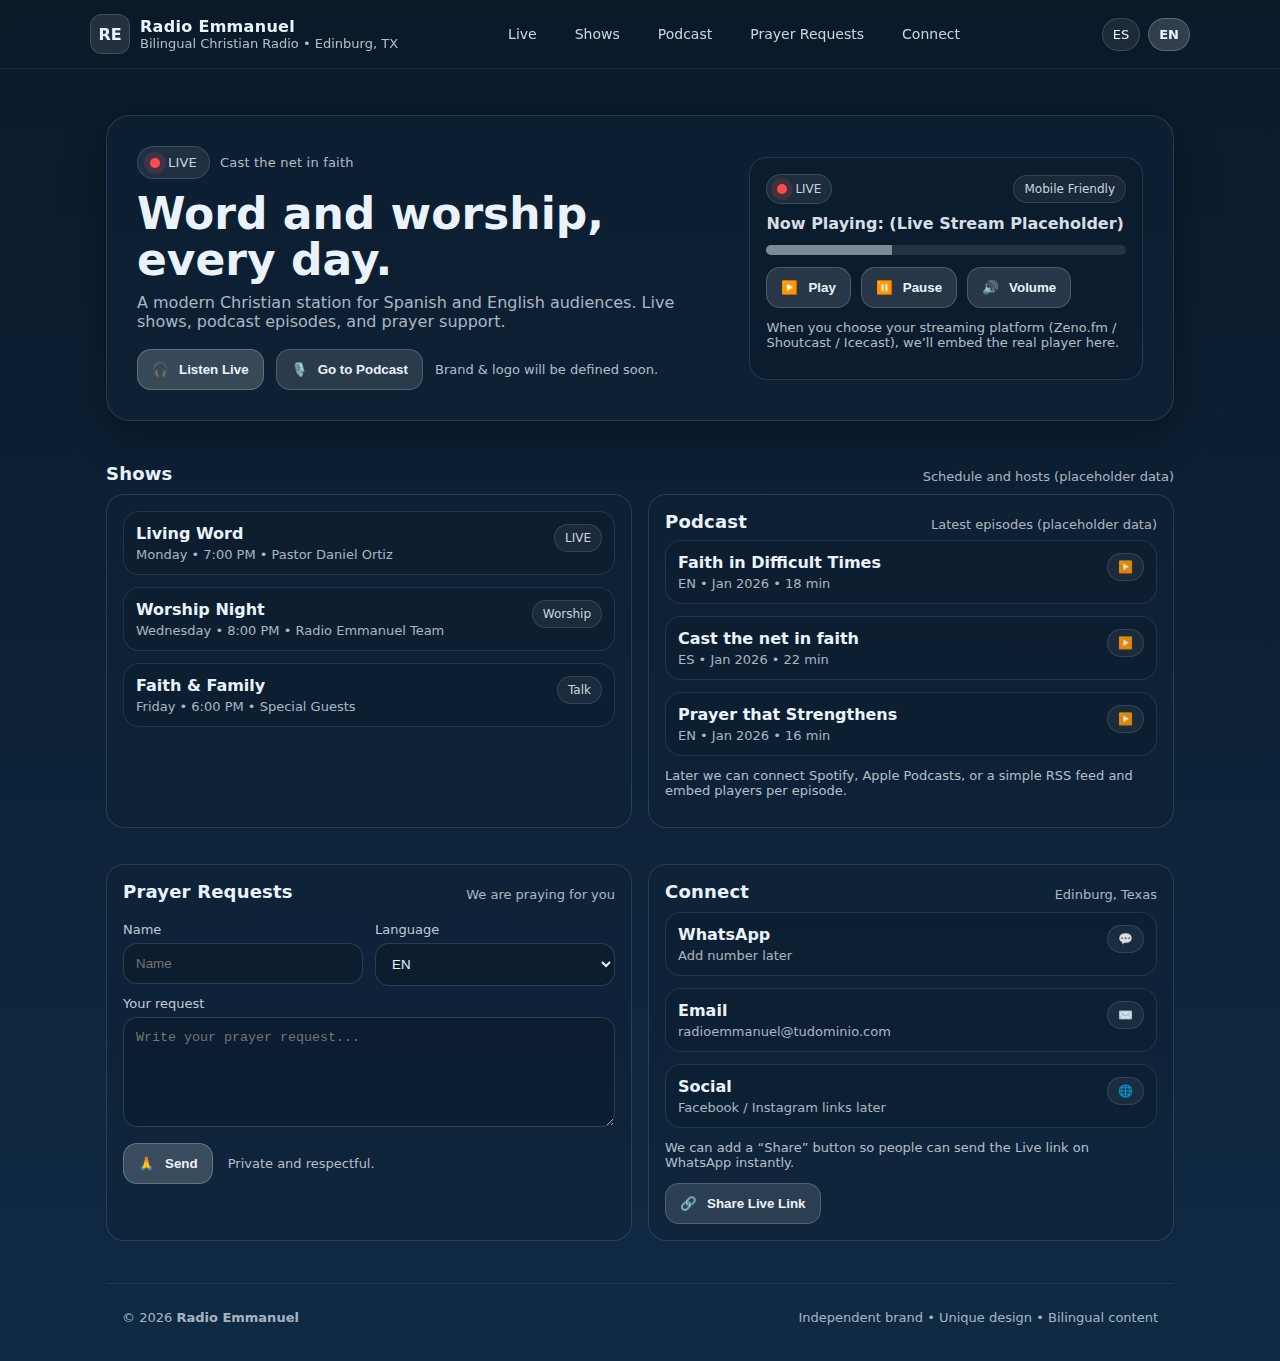
<file: index.html>
<!doctype html>
<html lang="en">
  <head>
    <meta charset="UTF-8" />
    <meta name="viewport" content="width=device-width, initial-scale=1.0" />
    <title>Radio Emmanuel</title>

    <!-- SEO básico -->
    <meta
      name="description"
      content="Radio Emmanuel — Christian bilingual radio. Live shows, podcast, and prayer requests. Edinburg, TX."
    />
    <meta name="theme-color" content="#0F2A44" />

    <!-- Open Graph (WhatsApp/Facebook preview) -->
    <meta property="og:title" content="Radio Emmanuel" />
    <meta
      property="og:description"
      content="Word and worship, every day. Listen live, explore shows and podcast."
    />
    <meta property="og:type" content="website" />
    <meta property="og:image" content="assets/og.jpg" />

    <!-- Twitter/X -->
    <meta name="twitter:card" content="summary_large_image" />

    <!-- Favicon -->
    <link rel="icon" href="assets/favicon.svg" type="image/svg+xml" />

    <style>
      :root {
        --navy: #0f2a44;
        --deep: #143a5a;
        --ink: #0b1a2a;
        --card: #0f2236;
        --stroke: rgba(255, 255, 255, 0.12);
        --text: #eaf2fb;
        --muted: rgba(234, 242, 251, 0.72);
        --bg: linear-gradient(180deg, var(--ink), var(--navy));
        --soft: #f2f4f7;
        --radius: 18px;
        --shadow: 0 14px 40px rgba(0, 0, 0, 0.35);
      }

      * {
        box-sizing: border-box;
      }
      body {
        margin: 0;
        font-family:
          system-ui,
          -apple-system,
          Segoe UI,
          Roboto,
          Inter,
          Arial,
          sans-serif;
        background: var(--bg);
        color: var(--text);
      }
      a {
        color: inherit;
        text-decoration: none;
      }
      .wrap {
        max-width: 1100px;
        margin: 0 auto;
        padding: 0 16px;
      }

      /* Header */
      header {
        position: sticky;
        top: 0;
        z-index: 50;
        background: rgba(11, 26, 42, 0.65);
        backdrop-filter: blur(10px);
        border-bottom: 1px solid rgba(255, 255, 255, 0.08);
      }
      .topbar {
        display: flex;
        align-items: center;
        justify-content: space-between;
        padding: 14px 0;
        gap: 14px;
      }
      .brand {
        display: flex;
        align-items: center;
        gap: 10px;
        min-width: 220px;
      }
      .logo {
        width: 40px;
        height: 40px;
        border-radius: 12px;
        background: rgba(255, 255, 255, 0.1);
        border: 1px solid rgba(255, 255, 255, 0.14);
        display: grid;
        place-items: center;
        font-weight: 800;
      }
      nav {
        display: flex;
        gap: 18px;
        align-items: center;
        flex-wrap: wrap;
        justify-content: center;
      }
      nav a {
        font-size: 14px;
        color: rgba(234, 242, 251, 0.86);
        padding: 8px 10px;
        border-radius: 12px;
      }
      nav a:hover {
        background: rgba(255, 255, 255, 0.08);
      }
      .lang {
        display: flex;
        gap: 8px;
        align-items: center;
        min-width: 120px;
        justify-content: flex-end;
      }
      .pill {
        border: 1px solid rgba(255, 255, 255, 0.14);
        background: rgba(255, 255, 255, 0.08);
        padding: 8px 10px;
        border-radius: 999px;
        font-size: 13px;
        cursor: pointer;
        user-select: none;
      }
      .pill.active {
        background: rgba(255, 255, 255, 0.16);
        border-color: rgba(255, 255, 255, 0.22);
        font-weight: 700;
      }

      /* Hero */
      .hero {
        padding: 46px 0 24px;
      }
      .heroCard {
        border: 1px solid rgba(255, 255, 255, 0.12);
        background: rgba(15, 34, 54, 0.55);
        border-radius: calc(var(--radius) + 6px);
        box-shadow: var(--shadow);
        overflow: hidden;
        position: relative;
      }
      .heroInner {
        padding: 30px;
        display: grid;
        grid-template-columns: 1.2fr 0.8fr;
        gap: 22px;
        align-items: center;
      }
      .kicker {
        display: flex;
        gap: 10px;
        align-items: center;
        color: rgba(234, 242, 251, 0.86);
        font-size: 13px;
        letter-spacing: 0.2px;
      }
      .liveDot {
        display: inline-flex;
        gap: 8px;
        align-items: center;
        border: 1px solid rgba(255, 255, 255, 0.14);
        background: rgba(255, 255, 255, 0.08);
        padding: 8px 12px;
        border-radius: 999px;
      }
      .dot {
        width: 10px;
        height: 10px;
        border-radius: 99px;
        background: #ff4d4d;
        box-shadow: 0 0 0 6px rgba(255, 77, 77, 0.15);
      }
      h1 {
        margin: 12px 0 10px;
        font-size: clamp(28px, 4vw, 44px);
        line-height: 1.05;
      }
      .sub {
        margin: 0 0 18px;
        color: var(--muted);
        font-size: 16px;
        max-width: 56ch;
      }
      .ctaRow {
        display: flex;
        gap: 12px;
        flex-wrap: wrap;
        align-items: center;
      }
      .btn {
        border: 1px solid rgba(255, 255, 255, 0.18);
        background: rgba(255, 255, 255, 0.12);
        color: var(--text);
        padding: 12px 14px;
        border-radius: 14px;
        font-weight: 700;
        cursor: pointer;
        display: inline-flex;
        gap: 10px;
        align-items: center;
      }
      .btn:hover {
        background: rgba(255, 255, 255, 0.16);
      }
      .btn.primary {
        background: rgba(255, 255, 255, 0.18);
        border-color: rgba(255, 255, 255, 0.22);
      }
      .mini {
        font-size: 13px;
        color: rgba(234, 242, 251, 0.75);
      }

      /* Right panel (player placeholder) */
      .playerBox {
        border: 1px solid rgba(255, 255, 255, 0.12);
        background: rgba(11, 26, 42, 0.55);
        border-radius: var(--radius);
        padding: 16px;
      }
      .playerTop {
        display: flex;
        justify-content: space-between;
        align-items: center;
        gap: 10px;
        margin-bottom: 10px;
      }
      .badge {
        font-size: 12px;
        color: rgba(234, 242, 251, 0.86);
        padding: 7px 10px;
        border-radius: 999px;
        border: 1px solid rgba(255, 255, 255, 0.14);
        background: rgba(255, 255, 255, 0.08);
        display: inline-flex;
        gap: 8px;
        align-items: center;
      }
      .now {
        color: rgba(234, 242, 251, 0.92);
        font-weight: 700;
        margin: 6px 0 12px;
      }
      .progress {
        height: 10px;
        border-radius: 999px;
        background: rgba(255, 255, 255, 0.1);
        overflow: hidden;
      }
      .bar {
        height: 100%;
        width: 35%;
        background: rgba(234, 242, 251, 0.45);
      }
      .playerBtns {
        display: flex;
        gap: 10px;
        margin-top: 12px;
        flex-wrap: wrap;
      }

      /* Sections */
      section {
        padding: 18px 0;
      }
      .grid2 {
        display: grid;
        grid-template-columns: 1fr 1fr;
        gap: 16px;
      }
      .card {
        border: 1px solid rgba(255, 255, 255, 0.12);
        background: rgba(15, 34, 54, 0.45);
        border-radius: var(--radius);
        padding: 16px;
      }
      .sectionTitle {
        display: flex;
        justify-content: space-between;
        align-items: flex-end;
        gap: 12px;
        margin: 0 0 10px;
      }
      .sectionTitle h2 {
        margin: 0;
        font-size: 18px;
        letter-spacing: 0.2px;
      }
      .hint {
        margin: 0;
        color: var(--muted);
        font-size: 13px;
      }

      /* Lists */
      .list {
        display: grid;
        gap: 12px;
      }
      .item {
        border: 1px solid rgba(255, 255, 255, 0.1);
        background: rgba(11, 26, 42, 0.38);
        border-radius: 16px;
        padding: 12px 12px;
        display: flex;
        justify-content: space-between;
        gap: 12px;
        align-items: flex-start;
      }
      .item strong {
        display: block;
      }
      .meta {
        color: var(--muted);
        font-size: 13px;
        margin-top: 4px;
      }
      .tag {
        font-size: 12px;
        color: rgba(234, 242, 251, 0.86);
        padding: 6px 10px;
        border-radius: 999px;
        border: 1px solid rgba(255, 255, 255, 0.12);
        background: rgba(255, 255, 255, 0.06);
        white-space: nowrap;
      }

      /* Forms */
      label {
        display: block;
        font-size: 13px;
        color: rgba(234, 242, 251, 0.82);
        margin: 10px 0 6px;
      }
      input,
      textarea,
      select {
        width: 100%;
        padding: 12px 12px;
        border-radius: 14px;
        border: 1px solid rgba(255, 255, 255, 0.14);
        background: rgba(11, 26, 42, 0.55);
        color: var(--text);
        outline: none;
      }
      textarea {
        min-height: 110px;
        resize: vertical;
      }
      .row {
        display: grid;
        grid-template-columns: 1fr 1fr;
        gap: 12px;
      }

      /* Footer */
      footer {
        padding: 26px 0 36px;
        color: rgba(234, 242, 251, 0.7);
        border-top: 1px solid rgba(255, 255, 255, 0.08);
        margin-top: 24px;
      }
      .foot {
        display: flex;
        justify-content: space-between;
        gap: 14px;
        flex-wrap: wrap;
        font-size: 13px;
      }

      /* Responsive */
      @media (max-width: 900px) {
        .heroInner {
          grid-template-columns: 1fr;
        }
        nav {
          display: none;
        }
        .grid2 {
          grid-template-columns: 1fr;
        }
        .brand {
          min-width: auto;
        }
        .lang {
          min-width: auto;
        }
      }
    </style>
  </head>

  <body>
    <header>
      <div class="wrap topbar">
        <div class="brand">
          <div class="logo" aria-label="Logo placeholder">RE</div>
          <div>
            <div style="font-weight: 900; letter-spacing: 0.3px">
              Radio Emmanuel
            </div>
            <div class="mini" data-i18n="header.subtitle">
              Bilingual Christian Radio • Edinburg, TX
            </div>
          </div>
        </div>

        <nav>
          <a href="#live" data-i18n="nav.live">Live</a>
          <a href="#shows" data-i18n="nav.shows">Shows</a>
          <a href="#podcast" data-i18n="nav.podcast">Podcast</a>
          <a href="#prayer" data-i18n="nav.prayer">Prayer Requests</a>
          <a href="#connect" data-i18n="nav.connect">Connect</a>
        </nav>

        <div class="lang" aria-label="Language switch">
          <div class="pill" id="btnES">ES</div>
          <div class="pill active" id="btnEN">EN</div>
        </div>
      </div>
    </header>

    <main class="wrap">
      <!-- HERO -->
      <div class="hero">
        <div class="heroCard">
          <div class="heroInner">
            <div>
              <div class="kicker">
                <span class="liveDot"
                  ><span class="dot"></span
                  ><span data-i18n="hero.liveBadge">LIVE</span></span
                >
                <span class="mini" data-i18n="hero.kicker"
                  >Cast the net in faith</span
                >
              </div>

              <h1 data-i18n="hero.title">Word and worship, every day.</h1>
              <p class="sub" data-i18n="hero.subtitle">
                A modern Christian station for Spanish and English audiences.
                Live shows, podcast episodes, and prayer support.
              </p>

              <div class="ctaRow">
                <button
                  class="btn primary"
                  onclick="
                    document
                      .getElementById('live')
                      .scrollIntoView({ behavior: 'smooth' })
                  "
                >
                  🎧 <span data-i18n="hero.ctaLive">Listen Live</span>
                </button>
                <button
                  class="btn"
                  onclick="
                    document
                      .getElementById('podcast')
                      .scrollIntoView({ behavior: 'smooth' })
                  "
                >
                  🎙️ <span data-i18n="hero.ctaPodcast">Go to Podcast</span>
                </button>
                <span class="mini" data-i18n="hero.note"
                  >Brand & logo will be defined soon.</span
                >
              </div>
            </div>

            <div class="playerBox" id="live">
              <div class="playerTop">
                <span class="badge"
                  ><span class="dot"></span
                  ><span data-i18n="player.status">LIVE</span></span
                >
                <span class="tag" data-i18n="player.quality"
                  >Mobile Friendly</span
                >
              </div>
              <div class="now" data-i18n="player.now">
                Now Playing: (Live Stream Placeholder)
              </div>

              <!-- Replace this placeholder with your real streaming player embed later -->
              <div class="progress" aria-label="player progress">
                <div class="bar"></div>
              </div>

              <div class="playerBtns">
                <button class="btn" type="button">
                  ▶️ <span data-i18n="player.play">Play</span>
                </button>
                <button class="btn" type="button">
                  ⏸️ <span data-i18n="player.pause">Pause</span>
                </button>
                <button class="btn" type="button">
                  🔊 <span data-i18n="player.volume">Volume</span>
                </button>
              </div>

              <p
                class="mini"
                style="margin-top: 12px"
                data-i18n="player.helper"
              >
                When you choose your streaming platform (Zeno.fm / Shoutcast /
                Icecast), we’ll embed the real player here.
              </p>
            </div>
          </div>
        </div>
      </div>

      <!-- SHOWS + PODCAST -->
      <section id="shows">
        <div class="sectionTitle">
          <h2 data-i18n="shows.title">Shows</h2>
          <p class="hint" data-i18n="shows.hint">
            Schedule and hosts (placeholder data)
          </p>
        </div>

        <div class="grid2">
          <div class="card">
            <div class="list">
              <div class="item">
                <div>
                  <strong data-i18n="shows.s1.name">Living Word</strong>
                  <div class="meta" data-i18n="shows.s1.meta">
                    Monday • 7:00 PM • Pastor Daniel Ortiz
                  </div>
                </div>
                <span class="tag" data-i18n="shows.tagLive">LIVE</span>
              </div>
              <div class="item">
                <div>
                  <strong data-i18n="shows.s2.name">Worship Night</strong>
                  <div class="meta" data-i18n="shows.s2.meta">
                    Wednesday • 8:00 PM • Radio Emmanuel Team
                  </div>
                </div>
                <span class="tag" data-i18n="shows.tagMusic">Worship</span>
              </div>
              <div class="item">
                <div>
                  <strong data-i18n="shows.s3.name">Faith & Family</strong>
                  <div class="meta" data-i18n="shows.s3.meta">
                    Friday • 6:00 PM • Special Guests
                  </div>
                </div>
                <span class="tag" data-i18n="shows.tagTalk">Talk</span>
              </div>
            </div>
          </div>

          <div class="card" id="podcast">
            <div class="sectionTitle" style="margin-bottom: 8px">
              <h2 data-i18n="podcast.title">Podcast</h2>
              <p class="hint" data-i18n="podcast.hint">
                Latest episodes (placeholder data)
              </p>
            </div>

            <div class="list">
              <div class="item">
                <div>
                  <strong data-i18n="podcast.e1.name"
                    >Faith in Difficult Times</strong
                  >
                  <div class="meta" data-i18n="podcast.e1.meta">
                    EN • Jan 2026 • 18 min
                  </div>
                </div>
                <span class="tag">▶️</span>
              </div>
              <div class="item">
                <div>
                  <strong data-i18n="podcast.e2.name"
                    >Tira la red con fe</strong
                  >
                  <div class="meta" data-i18n="podcast.e2.meta">
                    ES • Jan 2026 • 22 min
                  </div>
                </div>
                <span class="tag">▶️</span>
              </div>
              <div class="item">
                <div>
                  <strong data-i18n="podcast.e3.name"
                    >Prayer that Strengthens</strong
                  >
                  <div class="meta" data-i18n="podcast.e3.meta">
                    EN • Jan 2026 • 16 min
                  </div>
                </div>
                <span class="tag">▶️</span>
              </div>
            </div>

            <p class="mini" style="margin-top: 12px" data-i18n="podcast.helper">
              Later we can connect Spotify, Apple Podcasts, or a simple RSS feed
              and embed players per episode.
            </p>
          </div>
        </div>
      </section>

      <!-- PRAYER + CONNECT -->
      <section class="grid2" id="prayer">
        <div class="card">
          <div class="sectionTitle">
            <h2 data-i18n="prayer.title">Prayer Requests</h2>
            <p class="hint" data-i18n="prayer.hint">We are praying for you</p>
          </div>

          <form
            onsubmit="
              event.preventDefault();
              alert(
                i18nState.lang === 'es'
                  ? '¡Recibido! Estamos orando por ti.'
                  : 'Received! We are praying for you.',
              );
            "
          >
            <div class="row">
              <div>
                <label data-i18n="prayer.nameLabel">Name</label>
                <input type="text" placeholder="Name" required />
              </div>
              <div>
                <label data-i18n="prayer.langLabel">Language</label>
                <select>
                  <option value="es">ES</option>
                  <option value="en" selected>EN</option>
                </select>
              </div>
            </div>

            <label data-i18n="prayer.msgLabel">Your request</label>
            <textarea
              placeholder="Write your prayer request..."
              required
            ></textarea>

            <div style="margin-top: 12px">
              <button class="btn primary" type="submit">
                🙏 <span data-i18n="prayer.send">Send</span>
              </button>
              <span
                class="mini"
                style="margin-left: 10px"
                data-i18n="prayer.note"
                >Private and respectful.</span
              >
            </div>
          </form>
        </div>

        <div class="card" id="connect">
          <div class="sectionTitle">
            <h2 data-i18n="connect.title">Connect</h2>
            <p class="hint" data-i18n="connect.hint">Edinburg, Texas</p>
          </div>

          <div class="list">
            <div class="item">
              <div>
                <strong data-i18n="connect.whats">WhatsApp</strong>
                <div class="meta" data-i18n="connect.whatsMeta">
                  Add number later
                </div>
              </div>
              <span class="tag">💬</span>
            </div>
            <div class="item">
              <div>
                <strong data-i18n="connect.email">Email</strong>
                <div class="meta">radioemmanuel@tudominio.com</div>
              </div>
              <span class="tag">✉️</span>
            </div>
            <div class="item">
              <div>
                <strong data-i18n="connect.social">Social</strong>
                <div class="meta" data-i18n="connect.socialMeta">
                  Facebook / Instagram links later
                </div>
              </div>
              <span class="tag">🌐</span>
            </div>
          </div>

          <p class="mini" style="margin-top: 12px" data-i18n="connect.helper">
            We can add a “Share” button so people can send the Live link on
            WhatsApp instantly.
          </p>

          <!-- BOTON COMPARTIR (PARCHES PRO) -->
          <div style="margin-top: 12px">
            <button class="btn" type="button" onclick="shareLive()">
              🔗 <span data-i18n="connect.share">Share Live Link</span>
            </button>
          </div>
        </div>
      </section>

      <footer>
        <div class="wrap foot">
          <div>© <span id="year"></span> <strong>Radio Emmanuel</strong></div>
          <div data-i18n="footer.note">
            Independent brand • Unique design • Bilingual content
          </div>
        </div>
      </footer>
    </main>

    <script>
      const i18n = {
        en: {
          'header.subtitle': 'Bilingual Christian Radio • Edinburg, TX',
          'nav.live': 'Live',
          'nav.shows': 'Shows',
          'nav.podcast': 'Podcast',
          'nav.prayer': 'Prayer Requests',
          'nav.connect': 'Connect',

          'hero.liveBadge': 'LIVE',
          'hero.kicker': 'Cast the net in faith',
          'hero.title': 'Word and worship, every day.',
          'hero.subtitle':
            'A modern Christian station for Spanish and English audiences. Live shows, podcast episodes, and prayer support.',
          'hero.ctaLive': 'Listen Live',
          'hero.ctaPodcast': 'Go to Podcast',
          'hero.note': 'Brand & logo will be defined soon.',

          'player.status': 'LIVE',
          'player.quality': 'Mobile Friendly',
          'player.now': 'Now Playing: (Live Stream Placeholder)',
          'player.play': 'Play',
          'player.pause': 'Pause',
          'player.volume': 'Volume',
          'player.helper':
            'When you choose your streaming platform (Zeno.fm / Shoutcast / Icecast), we’ll embed the real player here.',

          'shows.title': 'Shows',
          'shows.hint': 'Schedule and hosts (placeholder data)',
          'shows.s1.name': 'Living Word',
          'shows.s1.meta': 'Monday • 7:00 PM • Pastor Daniel Ortiz',
          'shows.s2.name': 'Worship Night',
          'shows.s2.meta': 'Wednesday • 8:00 PM • Radio Emmanuel Team',
          'shows.s3.name': 'Faith & Family',
          'shows.s3.meta': 'Friday • 6:00 PM • Special Guests',
          'shows.tagLive': 'LIVE',
          'shows.tagMusic': 'Worship',
          'shows.tagTalk': 'Talk',

          'podcast.title': 'Podcast',
          'podcast.hint': 'Latest episodes (placeholder data)',
          'podcast.e1.name': 'Faith in Difficult Times',
          'podcast.e1.meta': 'EN • Jan 2026 • 18 min',
          'podcast.e2.name': 'Cast the net in faith',
          'podcast.e2.meta': 'ES • Jan 2026 • 22 min',
          'podcast.e3.name': 'Prayer that Strengthens',
          'podcast.e3.meta': 'EN • Jan 2026 • 16 min',
          'podcast.helper':
            'Later we can connect Spotify, Apple Podcasts, or a simple RSS feed and embed players per episode.',

          'prayer.title': 'Prayer Requests',
          'prayer.hint': 'We are praying for you',
          'prayer.nameLabel': 'Name',
          'prayer.langLabel': 'Language',
          'prayer.msgLabel': 'Your request',
          'prayer.send': 'Send',
          'prayer.note': 'Private and respectful.',

          'connect.title': 'Connect',
          'connect.hint': 'Edinburg, Texas',
          'connect.whats': 'WhatsApp',
          'connect.whatsMeta': 'Add number later',
          'connect.email': 'Email',
          'connect.social': 'Social',
          'connect.socialMeta': 'Facebook / Instagram links later',
          'connect.helper':
            'We can add a “Share” button so people can send the Live link on WhatsApp instantly.',
          'connect.share': 'Share Live Link',

          'footer.note':
            'Independent brand • Unique design • Bilingual content',
        },

        es: {
          'header.subtitle': 'Radio cristiana bilingüe • Edinburg, TX',
          'nav.live': 'En vivo',
          'nav.shows': 'Programas',
          'nav.podcast': 'Podcast',
          'nav.prayer': 'Peticiones',
          'nav.connect': 'Conecta',

          'hero.liveBadge': 'EN VIVO',
          'hero.kicker': 'Tira la red con fe',
          'hero.title': 'Palabra y adoración, todos los días.',
          'hero.subtitle':
            'Una estación cristiana moderna para audiencia en español e inglés. Programas en vivo, episodios de podcast y apoyo en oración.',
          'hero.ctaLive': 'Escuchar en vivo',
          'hero.ctaPodcast': 'Ir al Podcast',
          'hero.note': 'Marca y logo se definirán pronto.',

          'player.status': 'EN VIVO',
          'player.quality': 'Compatible móvil',
          'player.now': 'Reproduciendo: (Transmisión en vivo - Placeholder)',
          'player.play': 'Reproducir',
          'player.pause': 'Pausar',
          'player.volume': 'Volumen',
          'player.helper':
            'Cuando elijan la plataforma de transmisión (Zeno.fm / Shoutcast / Icecast), incrustamos aquí el reproductor real.',

          'shows.title': 'Programas',
          'shows.hint': 'Horario y responsables (datos de ejemplo)',
          'shows.s1.name': 'Palabra Viva',
          'shows.s1.meta': 'Lunes • 7:00 PM • Pastor Daniel Ortiz',
          'shows.s2.name': 'Noche de Adoración',
          'shows.s2.meta': 'Miércoles • 8:00 PM • Equipo Radio Emmanuel',
          'shows.s3.name': 'Fe y Familia',
          'shows.s3.meta': 'Viernes • 6:00 PM • Invitados especiales',
          'shows.tagLive': 'EN VIVO',
          'shows.tagMusic': 'Adoración',
          'shows.tagTalk': 'Charlas',

          'podcast.title': 'Podcast',
          'podcast.hint': 'Episodios recientes (datos de ejemplo)',
          'podcast.e1.name': 'Fe en tiempos difíciles',
          'podcast.e1.meta': 'EN • Ene 2026 • 18 min',
          'podcast.e2.name': 'Tira la red con fe',
          'podcast.e2.meta': 'ES • Ene 2026 • 22 min',
          'podcast.e3.name': 'Oración que fortalece',
          'podcast.e3.meta': 'EN • Ene 2026 • 16 min',
          'podcast.helper':
            'Después conectamos Spotify, Apple Podcasts o un RSS sencillo e incrustamos reproductores por episodio.',

          'prayer.title': 'Peticiones de oración',
          'prayer.hint': 'Estamos orando por ti',
          'prayer.nameLabel': 'Nombre',
          'prayer.langLabel': 'Idioma',
          'prayer.msgLabel': 'Tu petición',
          'prayer.send': 'Enviar',
          'prayer.note': 'Privado y respetuoso.',

          'connect.title': 'Conecta',
          'connect.hint': 'Edinburg, Texas',
          'connect.whats': 'WhatsApp',
          'connect.whatsMeta': 'Agregar número después',
          'connect.email': 'Correo',
          'connect.social': 'Redes',
          'connect.socialMeta': 'Links de Facebook / Instagram después',
          'connect.helper':
            'Podemos agregar un botón de “Compartir” para enviar el link del En Vivo por WhatsApp al instante.',
          'connect.share': 'Compartir En Vivo',

          'footer.note':
            'Marca independiente • Diseño propio • Contenido bilingüe',
        },
      };

      const i18nState = { lang: 'en' };

      function setMetaForLang(lang) {
        const desc = document.querySelector('meta[name="description"]');
        if (!desc) return;

        if (lang === 'es') {
          desc.setAttribute(
            'content',
            'Radio Emmanuel — Radio cristiana bilingüe. En vivo, programas, podcast y peticiones de oración. Edinburg, TX.',
          );
        } else {
          desc.setAttribute(
            'content',
            'Radio Emmanuel — Christian bilingual radio. Live shows, podcast, and prayer requests. Edinburg, TX.',
          );
        }
      }

      function applyI18n(lang) {
        i18nState.lang = lang;

        document.querySelectorAll('[data-i18n]').forEach((el) => {
          const key = el.getAttribute('data-i18n');
          el.textContent = i18n[lang][key] ?? el.textContent;
        });

        document
          .getElementById('btnES')
          .classList.toggle('active', lang === 'es');
        document
          .getElementById('btnEN')
          .classList.toggle('active', lang === 'en');

        document.documentElement.lang = lang;
        document.title = 'Radio Emmanuel';

        setMetaForLang(lang);
      }

      // Share Live
      async function shareLive() {
        const base = window.location.href.split('#')[0];
        const url = `${base}#live`;
        const text =
          i18nState.lang === 'es'
            ? 'Escucha Radio Emmanuel en vivo:'
            : 'Listen to Radio Emmanuel live:';

        try {
          if (navigator.share) {
            await navigator.share({ title: 'Radio Emmanuel', text, url });
          } else if (navigator.clipboard) {
            await navigator.clipboard.writeText(url);
            alert(
              i18nState.lang === 'es'
                ? 'Link copiado. ¡Pégalo en WhatsApp!'
                : 'Link copied. Paste it on WhatsApp!',
            );
          } else {
            // fallback súper simple
            prompt(
              i18nState.lang === 'es' ? 'Copia este link:' : 'Copy this link:',
              url,
            );
          }
        } catch (e) {
          // si el usuario cancela share, no pasa nada
        }
      }

      // Auto language based on browser
      const prefersES = (navigator.language || '')
        .toLowerCase()
        .startsWith('es');
      applyI18n(prefersES ? 'es' : 'en');

      document
        .getElementById('btnES')
        .addEventListener('click', () => applyI18n('es'));
      document
        .getElementById('btnEN')
        .addEventListener('click', () => applyI18n('en'));

      document.getElementById('year').textContent = new Date().getFullYear();
    </script>
  </body>
</html>
</file>
